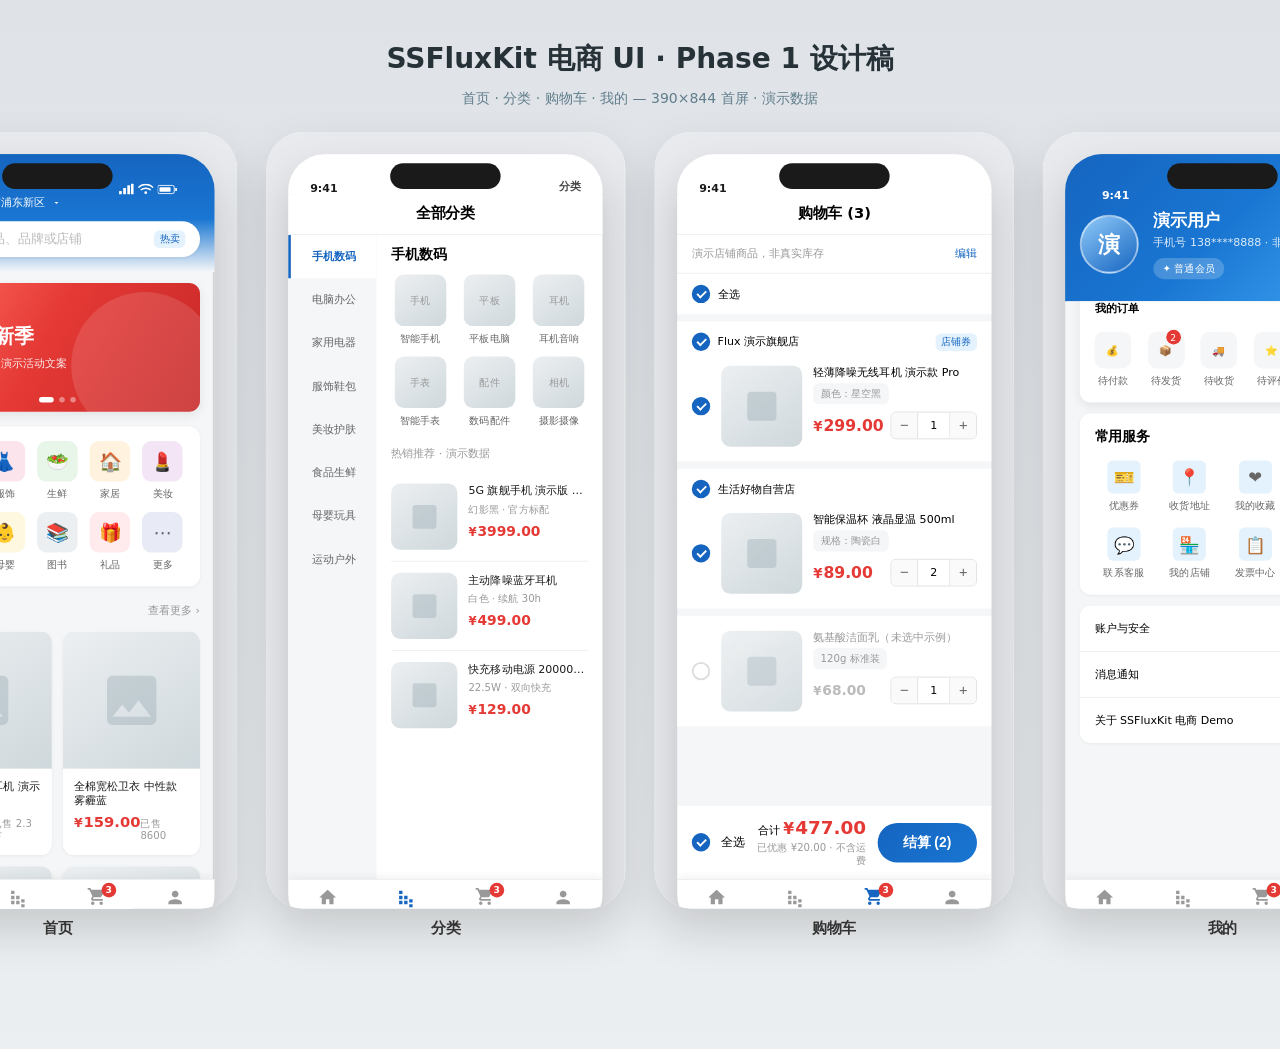
<file: design/docs/preview-overview.html>
<!DOCTYPE html>
<html lang="zh-CN">
  <head>
    <meta charset="UTF-8" />
    <title>SSFluxKit 电商四 Tab 设计总览</title>
    <link rel="stylesheet" href="./phone-shell.css" />
    <style>
      body.overview {
        background: linear-gradient(180deg, #dfe3e8 0%, #eceff1 100%);
        flex-direction: column;
        gap: 24px;
      }
      .overview-title {
        font-size: 28px;
        font-weight: 700;
        color: #263238;
        text-align: center;
      }
      .overview-sub {
        text-align: center;
        color: #607d8b;
        font-size: 14px;
        margin-top: -12px;
      }
      .overview-grid {
        transform: scale(0.92);
        transform-origin: top center;
      }
      iframe {
        border: none;
        width: 390px;
        height: 844px;
        border-radius: 40px;
        box-shadow: 0 24px 48px rgba(0, 0, 0, 0.15);
        background: white;
      }
    </style>
  </head>
  <body class="overview">
    <h1 class="overview-title">SSFluxKit 电商 UI · Phase 1 设计稿</h1>
    <p class="overview-sub">首页 · 分类 · 购物车 · 我的 — 390×844 首屏 · 演示数据</p>
    <div class="overview-grid">
      <div class="overview-col">
        <iframe src="./screens/home.html" title="首页"></iframe>
        <div class="overview-label">首页</div>
      </div>
      <div class="overview-col">
        <iframe src="./screens/category.html" title="分类"></iframe>
        <div class="overview-label">分类</div>
      </div>
      <div class="overview-col">
        <iframe src="./screens/cart.html" title="购物车"></iframe>
        <div class="overview-label">购物车</div>
      </div>
      <div class="overview-col">
        <iframe src="./screens/profile.html" title="我的"></iframe>
        <div class="overview-label">我的</div>
      </div>
    </div>
  </body>
</html>
</file>
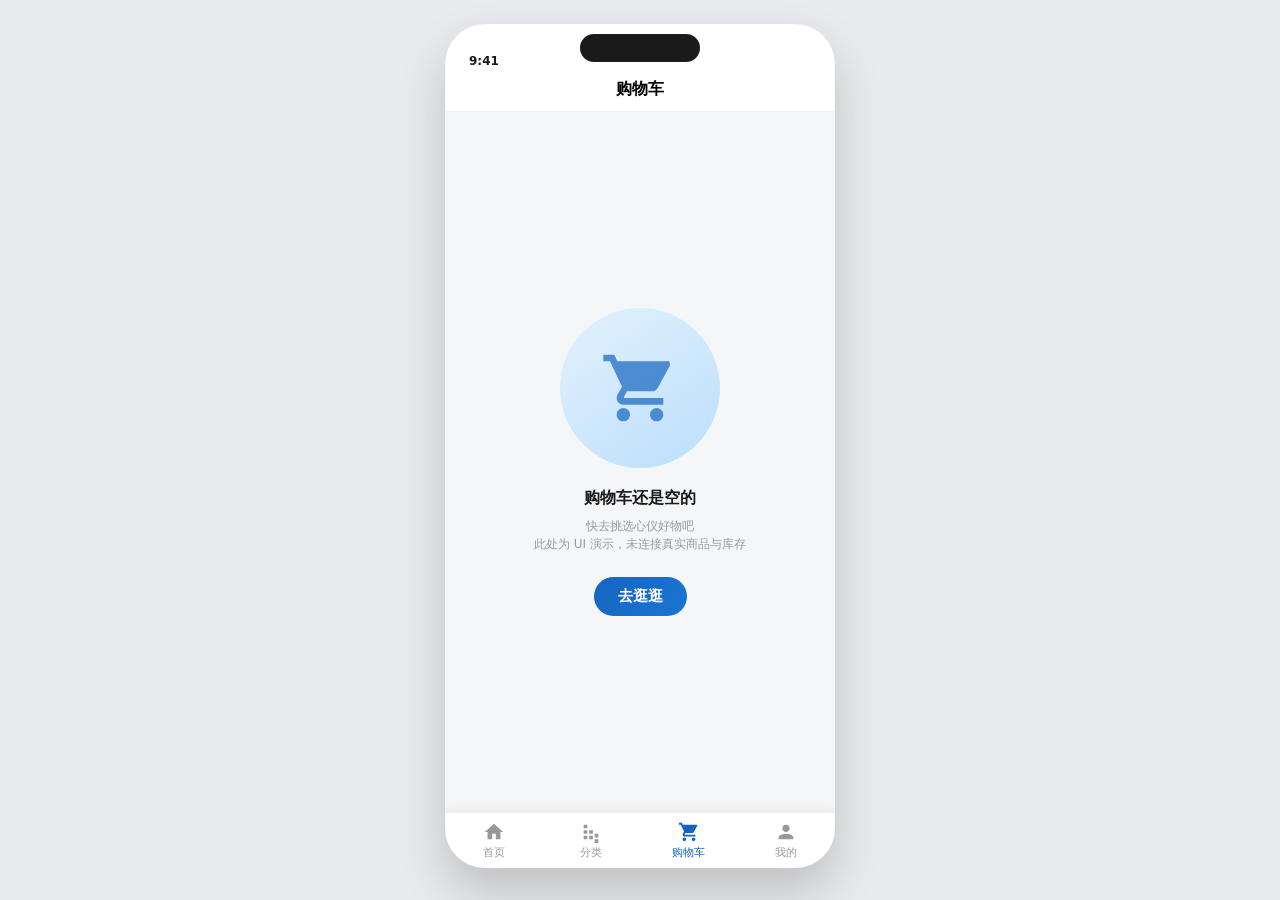
<file: design/docs/screens/cart-empty.html>
<!DOCTYPE html>
<html lang="zh-CN">
  <head>
    <meta charset="UTF-8" />
    <meta name="viewport" content="width=device-width, initial-scale=1" />
    <title>购物车空态 — SSFluxKit 电商 UI 设计稿</title>
    <link rel="stylesheet" href="../phone-shell.css" />
    <style>
      .page-title-bar {
        height: 44px;
        display: flex;
        align-items: center;
        justify-content: center;
        background: var(--ss-color-surface);
        font-size: var(--ss-font-size-lg);
        font-weight: var(--ss-font-weight-semibold);
        border-bottom: 1px solid var(--ss-color-divider);
      }
      .empty-wrap {
        flex: 1;
        display: flex;
        flex-direction: column;
        align-items: center;
        justify-content: center;
        padding: var(--ss-space-8) var(--ss-space-6);
        text-align: center;
        background: var(--ss-color-bg);
      }
      .empty-illus {
        width: 160px;
        height: 160px;
        margin-bottom: var(--ss-space-5);
        background: linear-gradient(145deg, #e3f2fd, #bbdefb);
        border-radius: 50%;
        display: flex;
        align-items: center;
        justify-content: center;
      }
      .empty-illus svg {
        width: 80px;
        height: 80px;
        color: var(--ss-color-primary);
        opacity: 0.7;
      }
      .empty-wrap h3 {
        font-size: var(--ss-font-size-lg);
        margin-bottom: var(--ss-space-2);
        color: var(--ss-color-text-primary);
      }
      .empty-wrap p {
        font-size: var(--ss-font-size-sm);
        color: var(--ss-color-text-tertiary);
        margin-bottom: var(--ss-space-6);
        line-height: var(--ss-line-height-normal);
      }
    </style>
  </head>
  <body>
    <div class="phone" id="screen">
      <div class="status-bar"><span>9:41</span><span></span></div>
      <div class="page-title-bar">购物车</div>
      <div class="screen-body">
        <div class="empty-wrap">
          <div class="empty-illus">
            <svg viewBox="0 0 24 24" fill="currentColor"><path d="M7 18c-1.1 0-2 .9-2 2s.9 2 2 2 2-.9 2-2-.9-2-2-2zM1 2v2h2l3.6 7.59-1.35 2.45c-.16.28-.25.61-.25.96 0 1.1.9 2 2 2h12v-2H7.42c-.14 0-.25-.11-.25-.25l.03-.12.9-1.63h7.45c.75 0 1.41-.41 1.75-1.03l3.58-6.49c.32-.58.1-1.31-.49-1.63A1 1 0 0 0 20 4H5.21l-.94-2H1zm16 16c-1.1 0-2 .9-2 2s.9 2 2 2 2-.9 2-2-.9-2-2-2z"/></svg>
          </div>
          <h3>购物车还是空的</h3>
          <p>快去挑选心仪好物吧<br />此处为 UI 演示，未连接真实商品与库存</p>
          <button type="button" class="btn-primary">去逛逛</button>
        </div>
        <nav class="tab-bar">
          <div class="tab-item"><svg viewBox="0 0 24 24" fill="currentColor"><path d="M10 20v-6h4v6h5v-8h3L12 3 2 12h3v8z"/></svg>首页</div>
          <div class="tab-item"><svg viewBox="0 0 24 24" fill="currentColor"><path d="M4 8h4V4H4v4zm6 12h4v-4h-4v4zm-6 0h4v-4H4v4zm0-6h4v-4H4v4zm6 0h4v-4h-4v4zm6 10h4v-4h-4v4zm0-6h4v-4h-4v4z"/></svg>分类</div>
          <div class="tab-item active"><svg viewBox="0 0 24 24" fill="currentColor"><path d="M7 18c-1.1 0-2 .9-2 2s.9 2 2 2 2-.9 2-2-.9-2-2-2zM1 2v2h2l3.6 7.59-1.35 2.45c-.16.28-.25.61-.25.96 0 1.1.9 2 2 2h12v-2H7.42c-.14 0-.25-.11-.25-.25l.03-.12.9-1.63h7.45c.75 0 1.41-.41 1.75-1.03l3.58-6.49A1 1 0 0 0 20 4H5.21l-.94-2H1zm16 16c-1.1 0-2 .9-2 2s.9 2 2 2 2-.9 2-2-.9-2-2-2z"/></svg>购物车</div>
          <div class="tab-item"><svg viewBox="0 0 24 24" fill="currentColor"><path d="M12 12c2.21 0 4-1.79 4-4s-1.79-4-4-4-4 1.79-4 4 1.79 4 4 4zm0 2c-2.67 0-8 1.34-8 4v2h16v-2c0-2.66-5.33-4-8-4z"/></svg>我的</div>
        </nav>
      </div>
    </div>
  </body>
</html>
</file>
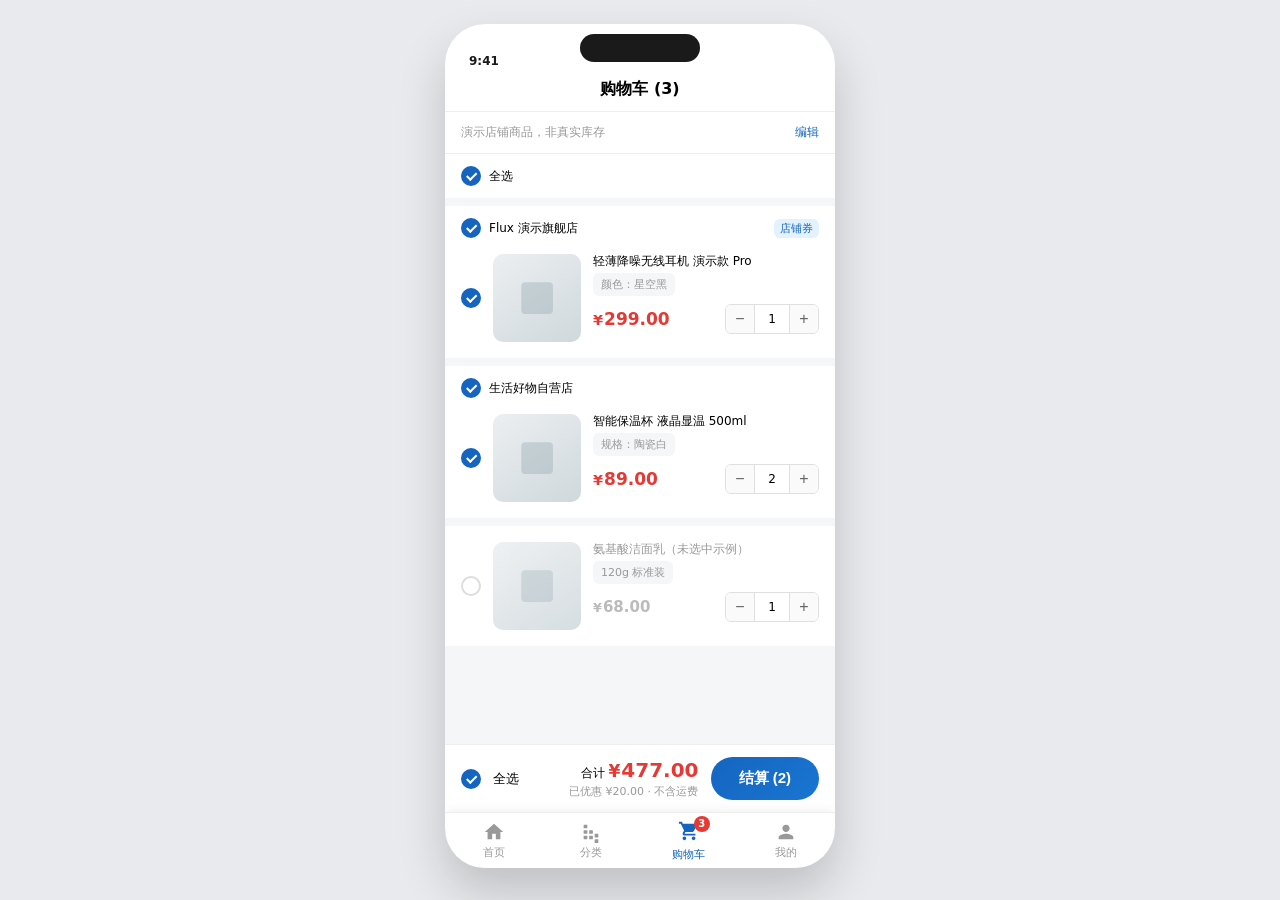
<file: design/docs/screens/cart.html>
<!DOCTYPE html>
<html lang="zh-CN">
  <head>
    <meta charset="UTF-8" />
    <meta name="viewport" content="width=device-width, initial-scale=1" />
    <title>购物车 — SSFluxKit 电商 UI 设计稿</title>
    <link rel="stylesheet" href="../phone-shell.css" />
    <style>
      .cart-toolbar {
        display: flex;
        align-items: center;
        justify-content: space-between;
        padding: var(--ss-space-3) var(--ss-space-4);
        background: var(--ss-color-surface);
        font-size: var(--ss-font-size-sm);
        border-bottom: 1px solid var(--ss-color-divider);
      }
      .cart-toolbar .edit {
        color: var(--ss-color-primary);
      }
      .select-all-row {
        display: flex;
        align-items: center;
        gap: var(--ss-space-2);
        padding: var(--ss-space-3) var(--ss-space-4);
        background: var(--ss-color-surface);
        margin-bottom: var(--ss-space-2);
        font-size: var(--ss-font-size-sm);
      }
      .cart-item {
        display: flex;
        gap: var(--ss-space-3);
        padding: var(--ss-space-4);
        background: var(--ss-color-surface);
        margin-bottom: var(--ss-space-2);
        align-items: flex-start;
      }
      .cart-item .product-thumb {
        width: 88px;
        height: 88px;
        flex-shrink: 0;
      }
      .cart-item .body {
        flex: 1;
        min-width: 0;
      }
      .cart-item .title {
        font-size: var(--ss-font-size-sm);
        line-height: var(--ss-line-height-tight);
        margin-bottom: 4px;
        display: -webkit-box;
        -webkit-line-clamp: 2;
        -webkit-box-orient: vertical;
        overflow: hidden;
      }
      .cart-item .sku {
        font-size: var(--ss-font-size-xs);
        color: var(--ss-color-text-tertiary);
        background: var(--ss-color-bg);
        padding: 4px 8px;
        border-radius: var(--ss-radius-sm);
        display: inline-block;
        margin-bottom: 8px;
      }
      .cart-item .row {
        display: flex;
        justify-content: space-between;
        align-items: center;
      }
      .stepper {
        display: flex;
        align-items: center;
        border: 1px solid var(--ss-color-border);
        border-radius: var(--ss-radius-sm);
        overflow: hidden;
      }
      .stepper button {
        width: 28px;
        height: 28px;
        border: none;
        background: var(--ss-color-surface-muted);
        font-size: 16px;
        color: var(--ss-color-text-secondary);
        cursor: default;
      }
      .stepper span {
        width: 36px;
        text-align: center;
        font-size: var(--ss-font-size-sm);
        border-left: 1px solid var(--ss-color-border);
        border-right: 1px solid var(--ss-color-border);
        line-height: 28px;
      }
      .shop-header {
        display: flex;
        align-items: center;
        gap: var(--ss-space-2);
        padding: var(--ss-space-3) var(--ss-space-4) 0;
        font-size: var(--ss-font-size-sm);
        font-weight: var(--ss-font-weight-medium);
        background: var(--ss-color-surface);
      }
      .checkout-bar {
        display: flex;
        align-items: center;
        gap: var(--ss-space-3);
        padding: var(--ss-space-3) var(--ss-space-4);
        background: var(--ss-color-surface);
        border-top: 1px solid var(--ss-color-divider);
        flex-shrink: 0;
      }
      .checkout-bar .summary {
        flex: 1;
        text-align: right;
        font-size: var(--ss-font-size-sm);
      }
      .checkout-bar .summary strong {
        font-size: var(--ss-font-size-xl);
      }
      .checkout-bar .btn-primary {
        padding: 12px 28px;
      }
      .page-title-bar {
        height: 44px;
        display: flex;
        align-items: center;
        justify-content: center;
        background: var(--ss-color-surface);
        font-size: var(--ss-font-size-lg);
        font-weight: var(--ss-font-weight-semibold);
        border-bottom: 1px solid var(--ss-color-divider);
      }
    </style>
  </head>
  <body>
    <div class="phone" id="screen">
      <div class="status-bar"><span>9:41</span><span></span></div>
      <div class="page-title-bar">购物车 (3)</div>
      <div class="cart-toolbar">
        <span style="color:var(--ss-color-text-tertiary)">演示店铺商品，非真实库存</span>
        <span class="edit">编辑</span>
      </div>
      <div class="screen-body">
        <div class="scroll-content" style="background:var(--ss-color-bg)">
          <div class="select-all-row">
            <div class="checkbox checked"></div>
            <span>全选</span>
          </div>
          <div class="shop-header">
            <div class="checkbox checked"></div>
            <span>Flux 演示旗舰店</span>
            <span class="chip chip-tag" style="margin-left:auto">店铺券</span>
          </div>
          <div class="cart-item">
            <div class="checkbox checked" style="margin-top:34px"></div>
            <div class="product-thumb"><svg viewBox="0 0 24 24" fill="#90a4ae"><path d="M21 19V5c0-1.1-.9-2-2-2H5c-1.1 0-2 .9-2 2v14c0 1.1.9 2 2 2h14c1.1 0 2-.9 2-2z"/></svg></div>
            <div class="body">
              <div class="title">轻薄降噪无线耳机 演示款 Pro</div>
              <span class="sku">颜色：星空黑</span>
              <div class="row">
                <span class="price price-lg" style="font-size:17px">299.00</span>
                <div class="stepper"><button>−</button><span>1</span><button>+</button></div>
              </div>
            </div>
          </div>
          <div class="shop-header" style="padding-top:12px">
            <div class="checkbox checked"></div>
            <span>生活好物自营店</span>
          </div>
          <div class="cart-item">
            <div class="checkbox checked" style="margin-top:34px"></div>
            <div class="product-thumb"><svg viewBox="0 0 24 24" fill="#90a4ae"><path d="M21 19V5c0-1.1-.9-2-2-2H5c-1.1 0-2 .9-2 2v14c0 1.1.9 2 2 2h14c1.1 0 2-.9 2-2z"/></svg></div>
            <div class="body">
              <div class="title">智能保温杯 液晶显温 500ml</div>
              <span class="sku">规格：陶瓷白</span>
              <div class="row">
                <span class="price price-lg" style="font-size:17px">89.00</span>
                <div class="stepper"><button>−</button><span>2</span><button>+</button></div>
              </div>
            </div>
          </div>
          <div class="cart-item">
            <div class="checkbox" style="margin-top:34px;border-color:#ddd"></div>
            <div class="product-thumb" style="opacity:0.85"><svg viewBox="0 0 24 24" fill="#90a4ae"><path d="M21 19V5c0-1.1-.9-2-2-2H5c-1.1 0-2 .9-2 2v14c0 1.1.9 2 2 2h14c1.1 0 2-.9 2-2z"/></svg></div>
            <div class="body">
              <div class="title" style="color:#999">氨基酸洁面乳（未选中示例）</div>
              <span class="sku">120g 标准装</span>
              <div class="row">
                <span class="price" style="font-size:15px;color:#bbb">68.00</span>
                <div class="stepper"><button>−</button><span>1</span><button>+</button></div>
              </div>
            </div>
          </div>
        </div>
        <div class="checkout-bar">
          <div class="checkbox checked"></div>
          <span style="font-size:13px">全选</span>
          <div class="summary">
            合计 <strong class="price" style="font-size:20px">477.00</strong>
            <div style="font-size:11px;color:#999;margin-top:2px">已优惠 ¥20.00 · 不含运费</div>
          </div>
          <button type="button" class="btn-primary">结算 (2)</button>
        </div>
        <nav class="tab-bar">
          <div class="tab-item"><svg viewBox="0 0 24 24" fill="currentColor"><path d="M10 20v-6h4v6h5v-8h3L12 3 2 12h3v8z"/></svg>首页</div>
          <div class="tab-item"><svg viewBox="0 0 24 24" fill="currentColor"><path d="M4 8h4V4H4v4zm6 12h4v-4h-4v4zm-6 0h4v-4H4v4zm0-6h4v-4H4v4zm6 0h4v-4h-4v4zm6 10h4v-4h-4v4zm0-6h4v-4h-4v4z"/></svg>分类</div>
          <div class="tab-item active"><span class="badge-dot"><svg viewBox="0 0 24 24" fill="currentColor"><path d="M7 18c-1.1 0-1.99.9-1.99 2S5.9 22 7 22s2-.9 2-2-.9-2-2-2zM1 2v2h2l3.6 7.59-1.35 2.45c-.16.28-.25.61-.25.96 0 1.1.9 2 2 2h12v-2H7.42c-.14 0-.25-.11-.25-.25l.03-.12.9-1.63h7.45c.75 0 1.41-.41 1.75-1.03l3.58-6.49A1 1 0 0 0 20 4H5.21l-.94-2H1zm16 16c-1.1 0-1.99.9-1.99 2s.89 2 1.99 2 2-.9 2-2-.9-2-2-2z"/></svg></span>购物车</div>
          <div class="tab-item"><svg viewBox="0 0 24 24" fill="currentColor"><path d="M12 12c2.21 0 4-1.79 4-4s-1.79-4-4-4-4 1.79-4 4 1.79 4 4 4zm0 2c-2.67 0-8 1.34-8 4v2h16v-2c0-2.66-5.33-4-8-4z"/></svg>我的</div>
        </nav>
      </div>
    </div>
  </body>
</html>
</file>
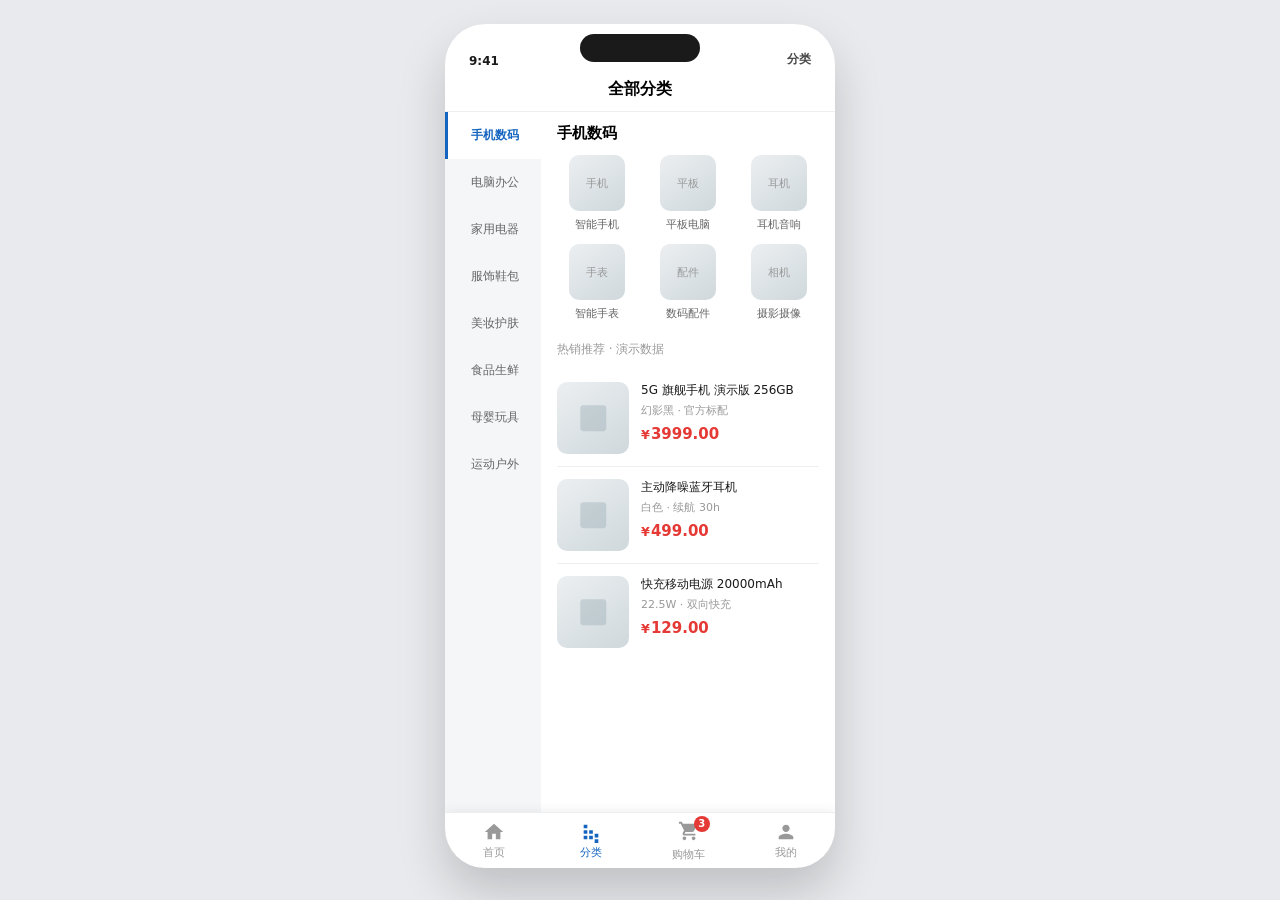
<file: design/docs/screens/category.html>
<!DOCTYPE html>
<html lang="zh-CN">
  <head>
    <meta charset="UTF-8" />
    <meta name="viewport" content="width=device-width, initial-scale=1" />
    <title>分类 — SSFluxKit 电商 UI 设计稿</title>
    <link rel="stylesheet" href="../phone-shell.css" />
    <style>
      .cat-layout {
        display: flex;
        flex: 1;
        min-height: 0;
        background: var(--ss-color-surface);
      }
      .cat-sidebar {
        width: 96px;
        background: var(--ss-color-bg);
        overflow-y: auto;
        flex-shrink: 0;
      }
      .cat-sidebar::-webkit-scrollbar {
        display: none;
      }
      .cat-l1 {
        padding: var(--ss-space-4) var(--ss-space-2);
        font-size: var(--ss-font-size-sm);
        color: var(--ss-color-text-secondary);
        text-align: center;
        border-left: 3px solid transparent;
        line-height: var(--ss-line-height-tight);
      }
      .cat-l1.active {
        background: var(--ss-color-surface);
        color: var(--ss-color-primary);
        font-weight: var(--ss-font-weight-semibold);
        border-left-color: var(--ss-color-primary);
      }
      .cat-main {
        flex: 1;
        overflow-y: auto;
        padding: var(--ss-space-3) var(--ss-space-4);
      }
      .cat-main::-webkit-scrollbar {
        display: none;
      }
      .cat-title {
        font-size: var(--ss-font-size-md);
        font-weight: var(--ss-font-weight-semibold);
        margin-bottom: var(--ss-space-3);
      }
      .cat-l2-grid {
        display: grid;
        grid-template-columns: repeat(3, 1fr);
        gap: var(--ss-space-3);
        margin-bottom: var(--ss-space-5);
      }
      .cat-l2-item {
        display: flex;
        flex-direction: column;
        align-items: center;
        gap: 6px;
        font-size: var(--ss-font-size-xs);
        color: var(--ss-color-text-secondary);
      }
      .cat-l2-item .thumb {
        width: 56px;
        height: 56px;
        border-radius: var(--ss-radius-md);
      }
      .mini-products h4 {
        font-size: var(--ss-font-size-sm);
        color: var(--ss-color-text-tertiary);
        margin-bottom: var(--ss-space-3);
        font-weight: var(--ss-font-weight-medium);
      }
      .mini-row {
        display: flex;
        gap: var(--ss-space-3);
        padding: var(--ss-space-3) 0;
        border-bottom: 1px solid var(--ss-color-divider);
      }
      .mini-row:last-child {
        border-bottom: none;
      }
      .mini-row .product-thumb {
        width: 72px;
        height: 72px;
        flex-shrink: 0;
      }
      .mini-row .detail {
        flex: 1;
        min-width: 0;
      }
      .mini-row .name {
        font-size: var(--ss-font-size-sm);
        color: var(--ss-color-text-primary);
        margin-bottom: 4px;
        white-space: nowrap;
        overflow: hidden;
        text-overflow: ellipsis;
      }
      .mini-row .sub {
        font-size: var(--ss-font-size-xs);
        color: var(--ss-color-text-tertiary);
        margin-bottom: 6px;
      }
      .page-title-bar {
        height: 44px;
        display: flex;
        align-items: center;
        justify-content: center;
        background: var(--ss-color-surface);
        font-size: var(--ss-font-size-lg);
        font-weight: var(--ss-font-weight-semibold);
        border-bottom: 1px solid var(--ss-color-divider);
        flex-shrink: 0;
      }
    </style>
  </head>
  <body>
    <div class="phone" id="screen">
      <div class="status-bar">
        <span>9:41</span>
        <span style="opacity:0.8">分类</span>
      </div>
      <div class="page-title-bar">全部分类</div>
      <div class="screen-body">
        <div class="cat-layout">
          <aside class="cat-sidebar">
            <div class="cat-l1 active">手机数码</div>
            <div class="cat-l1">电脑办公</div>
            <div class="cat-l1">家用电器</div>
            <div class="cat-l1">服饰鞋包</div>
            <div class="cat-l1">美妆护肤</div>
            <div class="cat-l1">食品生鲜</div>
            <div class="cat-l1">母婴玩具</div>
            <div class="cat-l1">运动户外</div>
          </aside>
          <div class="cat-main">
            <div class="cat-title">手机数码</div>
            <div class="cat-l2-grid">
              <div class="cat-l2-item"><div class="product-thumb thumb">手机</div>智能手机</div>
              <div class="cat-l2-item"><div class="product-thumb thumb">平板</div>平板电脑</div>
              <div class="cat-l2-item"><div class="product-thumb thumb">耳机</div>耳机音响</div>
              <div class="cat-l2-item"><div class="product-thumb thumb">手表</div>智能手表</div>
              <div class="cat-l2-item"><div class="product-thumb thumb">配件</div>数码配件</div>
              <div class="cat-l2-item"><div class="product-thumb thumb">相机</div>摄影摄像</div>
            </div>
            <div class="mini-products">
              <h4>热销推荐 · 演示数据</h4>
              <div class="mini-row">
                <div class="product-thumb"><svg viewBox="0 0 24 24" fill="#90a4ae"><path d="M21 19V5c0-1.1-.9-2-2-2H5c-1.1 0-2 .9-2 2v14c0 1.1.9 2 2 2h14c1.1 0 2-.9 2-2z"/></svg></div>
                <div class="detail">
                  <div class="name">5G 旗舰手机 演示版 256GB</div>
                  <div class="sub">幻影黑 · 官方标配</div>
                  <span class="price" style="font-size:15px">3999.00</span>
                </div>
              </div>
              <div class="mini-row">
                <div class="product-thumb"><svg viewBox="0 0 24 24" fill="#90a4ae"><path d="M21 19V5c0-1.1-.9-2-2-2H5c-1.1 0-2 .9-2 2v14c0 1.1.9 2 2 2h14c1.1 0 2-.9 2-2z"/></svg></div>
                <div class="detail">
                  <div class="name">主动降噪蓝牙耳机</div>
                  <div class="sub">白色 · 续航 30h</div>
                  <span class="price" style="font-size:15px">499.00</span>
                </div>
              </div>
              <div class="mini-row">
                <div class="product-thumb"><svg viewBox="0 0 24 24" fill="#90a4ae"><path d="M21 19V5c0-1.1-.9-2-2-2H5c-1.1 0-2 .9-2 2v14c0 1.1.9 2 2 2h14c1.1 0 2-.9 2-2z"/></svg></div>
                <div class="detail">
                  <div class="name">快充移动电源 20000mAh</div>
                  <div class="sub">22.5W · 双向快充</div>
                  <span class="price" style="font-size:15px">129.00</span>
                </div>
              </div>
            </div>
          </div>
        </div>
        <nav class="tab-bar">
          <div class="tab-item"><svg viewBox="0 0 24 24" fill="currentColor"><path d="M10 20v-6h4v6h5v-8h3L12 3 2 12h3v8z"/></svg>首页</div>
          <div class="tab-item active"><svg viewBox="0 0 24 24" fill="currentColor"><path d="M4 8h4V4H4v4zm6 12h4v-4h-4v4zm-6 0h4v-4H4v4zm0-6h4v-4H4v4zm6 0h4v-4h-4v4zm6 10h4v-4h-4v4zm0-6h4v-4h-4v4z"/></svg>分类</div>
          <div class="tab-item"><span class="badge-dot"><svg viewBox="0 0 24 24" fill="currentColor"><path d="M7 18c-1.1 0-1.99.9-1.99 2S5.9 22 7 22s2-.9 2-2-.9-2-2-2zM1 2v2h2l3.6 7.59-1.35 2.45c-.16.28-.25.61-.25.96 0 1.1.9 2 2 2h12v-2H7.42c-.14 0-.25-.11-.25-.25l.03-.12.9-1.63h7.45c.75 0 1.41-.41 1.75-1.03l3.58-6.49A1 1 0 0 0 20 4H5.21l-.94-2H1zm16 16c-1.1 0-1.99.9-1.99 2s.89 2 1.99 2 2-.9 2-2-.9-2-2-2z"/></svg></span>购物车</div>
          <div class="tab-item"><svg viewBox="0 0 24 24" fill="currentColor"><path d="M12 12c2.21 0 4-1.79 4-4s-1.79-4-4-4-4 1.79-4 4 1.79 4 4 4zm0 2c-2.67 0-8 1.34-8 4v2h16v-2c0-2.66-5.33-4-8-4z"/></svg>我的</div>
        </nav>
      </div>
    </div>
  </body>
</html>
</file>
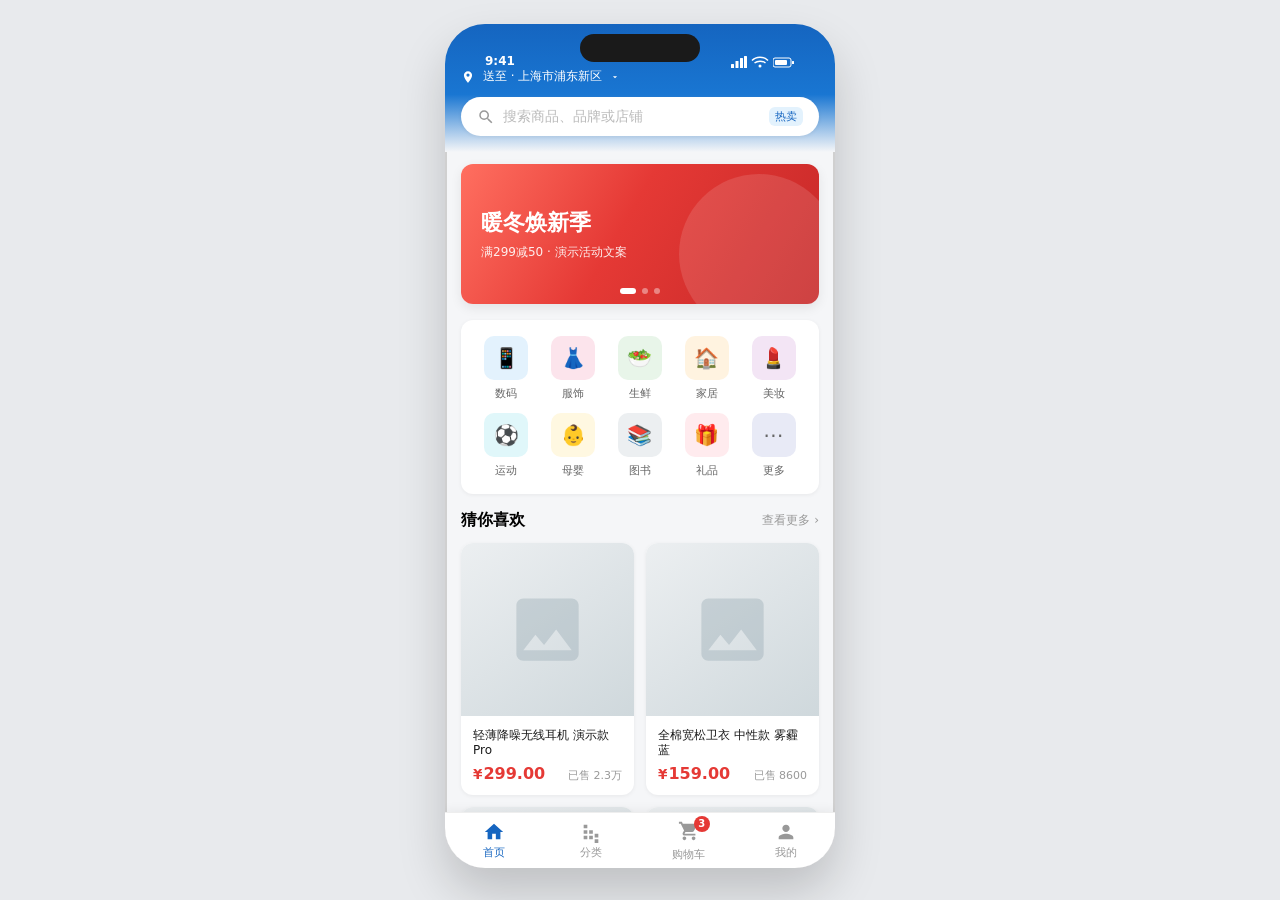
<file: design/docs/screens/home.html>
<!DOCTYPE html>
<html lang="zh-CN">
  <head>
    <meta charset="UTF-8" />
    <meta name="viewport" content="width=device-width, initial-scale=1" />
    <title>首页 — SSFluxKit 电商 UI 设计稿</title>
    <link rel="stylesheet" href="../phone-shell.css" />
    <style>
      .home-header {
        background: linear-gradient(180deg, #1565c0 0%, #1976d2 55%, #f5f6f8 100%);
        padding: 0 var(--ss-space-4) var(--ss-space-4);
      }
      .home-header .status-bar {
        background: transparent;
        color: white;
      }
      .location-row {
        display: flex;
        align-items: center;
        gap: var(--ss-space-2);
        color: white;
        font-size: var(--ss-font-size-sm);
        margin-bottom: var(--ss-space-3);
      }
      .search-box {
        display: flex;
        align-items: center;
        gap: var(--ss-space-2);
        background: white;
        border-radius: var(--ss-radius-pill);
        padding: 10px var(--ss-space-4);
        box-shadow: var(--ss-shadow-sm);
      }
      .search-box input {
        border: none;
        flex: 1;
        font-size: var(--ss-font-size-base);
        outline: none;
        font-family: inherit;
        color: var(--ss-color-text-tertiary);
      }
      .banner {
        margin: var(--ss-space-3) var(--ss-space-4) 0;
        height: 140px;
        border-radius: var(--ss-radius-lg);
        background: linear-gradient(120deg, #ff6f60 0%, #e53935 45%, #c62828 100%);
        position: relative;
        overflow: hidden;
        box-shadow: var(--ss-shadow-md);
      }
      .banner::after {
        content: "";
        position: absolute;
        right: -20px;
        bottom: -30px;
        width: 160px;
        height: 160px;
        border-radius: 50%;
        background: rgba(255, 255, 255, 0.12);
      }
      .banner-text {
        position: absolute;
        left: var(--ss-space-5);
        top: 50%;
        transform: translateY(-50%);
        color: white;
      }
      .banner-text h2 {
        font-size: 22px;
        font-weight: var(--ss-font-weight-bold);
        margin-bottom: 6px;
      }
      .banner-text p {
        font-size: var(--ss-font-size-sm);
        opacity: 0.9;
      }
      .banner-dots {
        position: absolute;
        bottom: 10px;
        left: 50%;
        transform: translateX(-50%);
        display: flex;
        gap: 6px;
      }
      .banner-dots span {
        width: 6px;
        height: 6px;
        border-radius: 50%;
        background: rgba(255, 255, 255, 0.4);
      }
      .banner-dots span.active {
        width: 16px;
        border-radius: 3px;
        background: white;
      }
      .quick-nav {
        margin: var(--ss-space-4);
        padding: var(--ss-space-4);
        background: var(--ss-color-surface);
        border-radius: var(--ss-radius-lg);
        box-shadow: var(--ss-shadow-sm);
        display: grid;
        grid-template-columns: repeat(5, 1fr);
        gap: var(--ss-space-3) var(--ss-space-2);
      }
      .quick-item {
        display: flex;
        flex-direction: column;
        align-items: center;
        gap: 6px;
        font-size: var(--ss-font-size-xs);
        color: var(--ss-color-text-secondary);
      }
      .quick-icon {
        width: 44px;
        height: 44px;
        border-radius: var(--ss-radius-md);
        display: flex;
        align-items: center;
        justify-content: center;
        font-size: 20px;
      }
      .section-head {
        display: flex;
        justify-content: space-between;
        align-items: center;
        padding: 0 var(--ss-space-4);
        margin-bottom: var(--ss-space-3);
      }
      .section-head h3 {
        font-size: var(--ss-font-size-lg);
        font-weight: var(--ss-font-weight-semibold);
      }
      .section-head a {
        font-size: var(--ss-font-size-sm);
        color: var(--ss-color-text-tertiary);
        text-decoration: none;
      }
      .product-grid {
        display: grid;
        grid-template-columns: 1fr 1fr;
        gap: var(--ss-space-3);
        padding: 0 var(--ss-space-4) var(--ss-space-4);
      }
      .product-card {
        background: var(--ss-color-surface);
        border-radius: var(--ss-radius-lg);
        overflow: hidden;
        box-shadow: var(--ss-shadow-sm);
      }
      .product-card .product-thumb {
        width: 100%;
        aspect-ratio: 1;
        border-radius: 0;
      }
      .product-card .info {
        padding: var(--ss-space-3);
      }
      .product-card .title {
        font-size: var(--ss-font-size-sm);
        color: var(--ss-color-text-primary);
        line-height: var(--ss-line-height-tight);
        height: 2.5em;
        overflow: hidden;
        display: -webkit-box;
        -webkit-line-clamp: 2;
        -webkit-box-orient: vertical;
        margin-bottom: 6px;
      }
      .product-card .meta {
        display: flex;
        align-items: baseline;
        justify-content: space-between;
      }
      .product-card .sold {
        font-size: var(--ss-font-size-xs);
        color: var(--ss-color-text-tertiary);
      }
    </style>
  </head>
  <body>
    <div class="phone" id="screen">
      <div class="home-header">
        <div class="status-bar dark">
          <span>9:41</span>
          <span style="display: flex; gap: 4px; align-items: center">
            <svg width="16" height="12" viewBox="0 0 16 12" fill="currentColor"><rect x="0" y="8" width="3" height="4" rx="0.5"/><rect x="4.5" y="5" width="3" height="7" rx="0.5"/><rect x="9" y="2" width="3" height="10" rx="0.5"/><rect x="13" y="0" width="3" height="12" rx="0.5"/></svg>
            <svg width="18" height="12" viewBox="0 0 18 12" fill="currentColor"><path d="M1 4.5C5 0 13 0 17 4.5" stroke="currentColor" fill="none" stroke-width="1.5"/><path d="M3.5 7c3-2.5 8-2.5 11 0" stroke="currentColor" fill="none" stroke-width="1.5"/><circle cx="9" cy="10" r="1.5"/></svg>
            <svg width="22" height="11" viewBox="0 0 22 11" fill="currentColor"><rect x="0" y="1" width="18" height="9" rx="2" stroke="currentColor" fill="none" stroke-width="1"/><rect x="2" y="3" width="12" height="5" rx="1" fill="currentColor"/><rect x="19" y="4" width="2" height="3" rx="0.5"/></svg>
          </span>
        </div>
        <div class="location-row">
          <svg width="14" height="14" viewBox="0 0 24 24" fill="currentColor"><path d="M12 2C8.13 2 5 5.13 5 9c0 5.25 7 13 7 13s7-7.75 7-13c0-3.87-3.13-7-7-7zm0 9.5A2.5 2.5 0 1 1 12 6a2.5 2.5 0 0 1 0 5.5z"/></svg>
          <span>送至 · 上海市浦东新区</span>
          <svg width="10" height="10" viewBox="0 0 24 24" fill="currentColor"><path d="M7 10l5 5 5-5z"/></svg>
        </div>
        <div class="search-box">
          <svg width="18" height="18" viewBox="0 0 24 24" fill="#999"><path d="M15.5 14h-.79l-.28-.27A6.471 6.471 0 0 0 16 9.5 6.5 6.5 0 1 0 9.5 16c1.61 0 3.09-.59 4.23-1.57l.27.28v.79l5 4.99L20.49 19l-4.99-5zm-6 0C7.01 14 5 11.99 5 9.5S7.01 5 9.5 5 14 7.01 14 9.5 11.99 14 9.5 14z"/></svg>
          <span style="flex:1;color:#bbb;font-size:14px">搜索商品、品牌或店铺</span>
          <span class="chip chip-tag">热卖</span>
        </div>
      </div>
      <div class="screen-body">
        <div class="scroll-content">
          <div class="banner">
            <div class="banner-text">
              <h2>暖冬焕新季</h2>
              <p>满299减50 · 演示活动文案</p>
            </div>
            <div class="banner-dots">
              <span class="active"></span><span></span><span></span>
            </div>
          </div>
          <div class="quick-nav">
            <div class="quick-item"><div class="quick-icon" style="background:#e3f2fd">📱</div>数码</div>
            <div class="quick-item"><div class="quick-icon" style="background:#fce4ec">👗</div>服饰</div>
            <div class="quick-item"><div class="quick-icon" style="background:#e8f5e9">🥗</div>生鲜</div>
            <div class="quick-item"><div class="quick-icon" style="background:#fff3e0">🏠</div>家居</div>
            <div class="quick-item"><div class="quick-icon" style="background:#f3e5f5">💄</div>美妆</div>
            <div class="quick-item"><div class="quick-icon" style="background:#e0f7fa">⚽</div>运动</div>
            <div class="quick-item"><div class="quick-icon" style="background:#fff8e1">👶</div>母婴</div>
            <div class="quick-item"><div class="quick-icon" style="background:#eceff1">📚</div>图书</div>
            <div class="quick-item"><div class="quick-icon" style="background:#ffebee">🎁</div>礼品</div>
            <div class="quick-item"><div class="quick-icon" style="background:#e8eaf6">⋯</div>更多</div>
          </div>
          <div class="section-head">
            <h3>猜你喜欢</h3>
            <a href="#">查看更多 ›</a>
          </div>
          <div class="product-grid">
            <div class="product-card">
              <div class="product-thumb"><svg viewBox="0 0 24 24" fill="#90a4ae"><path d="M21 19V5c0-1.1-.9-2-2-2H5c-1.1 0-2 .9-2 2v14c0 1.1.9 2 2 2h14c1.1 0 2-.9 2-2zM8.5 13.5l2.5 3.01L14.5 12l4.5 6H5l3.5-4.5z"/></svg></div>
              <div class="info">
                <div class="title">轻薄降噪无线耳机 演示款 Pro</div>
                <div class="meta"><span class="price">299.00</span><span class="sold">已售 2.3万</span></div>
              </div>
            </div>
            <div class="product-card">
              <div class="product-thumb"><svg viewBox="0 0 24 24" fill="#90a4ae"><path d="M21 19V5c0-1.1-.9-2-2-2H5c-1.1 0-2 .9-2 2v14c0 1.1.9 2 2 2h14c1.1 0 2-.9 2-2zM8.5 13.5l2.5 3.01L14.5 12l4.5 6H5l3.5-4.5z"/></svg></div>
              <div class="info">
                <div class="title">全棉宽松卫衣 中性款 雾霾蓝</div>
                <div class="meta"><span class="price">159.00</span><span class="sold">已售 8600</span></div>
              </div>
            </div>
            <div class="product-card">
              <div class="product-thumb"><svg viewBox="0 0 24 24" fill="#90a4ae"><path d="M21 19V5c0-1.1-.9-2-2-2H5c-1.1 0-2 .9-2 2v14c0 1.1.9 2 2 2h14c1.1 0 2-.9 2-2zM8.5 13.5l2.5 3.01L14.5 12l4.5 6H5l3.5-4.5z"/></svg></div>
              <div class="info">
                <div class="title">智能保温杯 液晶显温 500ml</div>
                <div class="meta"><span class="price price-lg" style="font-size:15px">89.00</span><span class="sold">已售 1.1万</span></div>
              </div>
            </div>
            <div class="product-card">
              <div class="product-thumb"><svg viewBox="0 0 24 24" fill="#90a4ae"><path d="M21 19V5c0-1.1-.9-2-2-2H5c-1.1 0-2 .9-2 2v14c0 1.1.9 2 2 2h14c1.1 0 2-.9 2-2zM8.5 13.5l2.5 3.01L14.5 12l4.5 6H5l3.5-4.5z"/></svg></div>
              <div class="info">
                <div class="title">氨基酸洁面乳 温和保湿 120g</div>
                <div class="meta"><span class="price">68.00</span><span class="sold">已售 5.6万</span></div>
              </div>
            </div>
          </div>
        </div>
        <nav class="tab-bar" aria-label="底部导航">
          <div class="tab-item active"><svg viewBox="0 0 24 24" fill="currentColor"><path d="M10 20v-6h4v6h5v-8h3L12 3 2 12h3v8z"/></svg>首页</div>
          <div class="tab-item"><svg viewBox="0 0 24 24" fill="currentColor"><path d="M4 8h4V4H4v4zm6 12h4v-4h-4v4zm-6 0h4v-4H4v4zm0-6h4v-4H4v4zm6 0h4v-4h-4v4zm6 10h4v-4h-4v4zm0-6h4v-4h-4v4z"/></svg>分类</div>
          <div class="tab-item"><span class="badge-dot"><svg viewBox="0 0 24 24" fill="currentColor"><path d="M7 18c-1.1 0-1.99.9-1.99 2S5.9 22 7 22s2-.9 2-2-.9-2-2-2zM1 2v2h2l3.6 7.59-1.35 2.45c-.16.28-.25.61-.25.96 0 1.1.9 2 2 2h12v-2H7.42c-.14 0-.25-.11-.25-.25l.03-.12.9-1.63h7.45c.75 0 1.41-.41 1.75-1.03l3.58-6.49A1 1 0 0 0 20 4H5.21l-.94-2H1zm16 16c-1.1 0-1.99.9-1.99 2s.89 2 1.99 2 2-.9 2-2-.9-2-2-2z"/></svg></span>购物车</div>
          <div class="tab-item"><svg viewBox="0 0 24 24" fill="currentColor"><path d="M12 12c2.21 0 4-1.79 4-4s-1.79-4-4-4-4 1.79-4 4 1.79 4 4 4zm0 2c-2.67 0-8 1.34-8 4v2h16v-2c0-2.66-5.33-4-8-4z"/></svg>我的</div>
        </nav>
      </div>
    </div>
  </body>
</html>
</file>
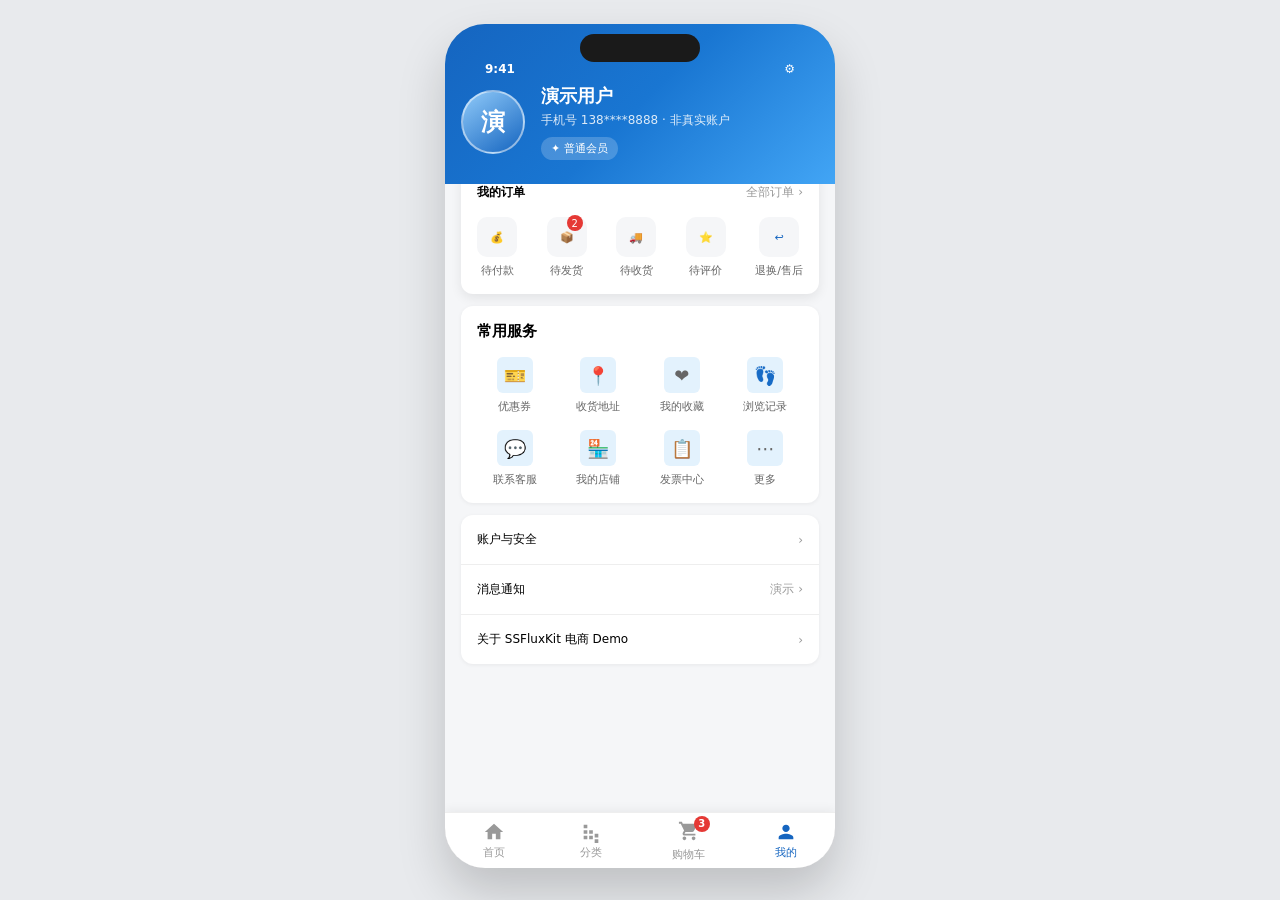
<file: design/docs/screens/profile.html>
<!DOCTYPE html>
<html lang="zh-CN">
  <head>
    <meta charset="UTF-8" />
    <meta name="viewport" content="width=device-width, initial-scale=1" />
    <title>我的 — SSFluxKit 电商 UI 设计稿</title>
    <link rel="stylesheet" href="../phone-shell.css" />
    <style>
      .profile-header {
        background: linear-gradient(135deg, #1565c0 0%, #1976d2 50%, #42a5f5 100%);
        padding: var(--ss-space-2) var(--ss-space-4) var(--ss-space-6);
        color: white;
      }
      .profile-header .status-bar {
        background: transparent;
        color: white;
      }
      .user-row {
        display: flex;
        align-items: center;
        gap: var(--ss-space-4);
        margin-top: var(--ss-space-2);
      }
      .avatar {
        width: 64px;
        height: 64px;
        border-radius: 50%;
        border: 2px solid rgba(255, 255, 255, 0.5);
        background: linear-gradient(145deg, #90caf9, #1565c0);
        display: flex;
        align-items: center;
        justify-content: center;
        font-size: 24px;
        font-weight: var(--ss-font-weight-bold);
      }
      .user-meta h2 {
        font-size: var(--ss-font-size-xl);
        font-weight: var(--ss-font-weight-semibold);
        margin-bottom: 4px;
      }
      .user-meta p {
        font-size: var(--ss-font-size-sm);
        opacity: 0.85;
      }
      .member-badge {
        display: inline-flex;
        align-items: center;
        gap: 4px;
        margin-top: 8px;
        padding: 4px 10px;
        background: rgba(255, 255, 255, 0.2);
        border-radius: var(--ss-radius-pill);
        font-size: var(--ss-font-size-xs);
      }
      .order-card {
        margin: calc(-1 * var(--ss-space-4)) var(--ss-space-4) var(--ss-space-3);
        background: var(--ss-color-surface);
        border-radius: var(--ss-radius-lg);
        box-shadow: var(--ss-shadow-md);
        padding: var(--ss-space-4);
      }
      .order-card .head {
        display: flex;
        justify-content: space-between;
        font-size: var(--ss-font-size-sm);
        margin-bottom: var(--ss-space-4);
      }
      .order-card .head a {
        color: var(--ss-color-text-tertiary);
        text-decoration: none;
      }
      .order-status {
        display: flex;
        justify-content: space-between;
      }
      .order-status .item {
        display: flex;
        flex-direction: column;
        align-items: center;
        gap: 6px;
        font-size: var(--ss-font-size-xs);
        color: var(--ss-color-text-secondary);
        position: relative;
      }
      .order-status .icon-wrap {
        width: 40px;
        height: 40px;
        border-radius: var(--ss-radius-md);
        background: var(--ss-color-bg);
        display: flex;
        align-items: center;
        justify-content: center;
        color: var(--ss-color-primary);
      }
      .order-status .dot {
        position: absolute;
        top: -2px;
        right: 4px;
        width: 16px;
        height: 16px;
        background: var(--ss-color-price);
        color: white;
        font-size: 10px;
        border-radius: 50%;
        display: flex;
        align-items: center;
        justify-content: center;
      }
      .service-grid {
        margin: 0 var(--ss-space-4);
        background: var(--ss-color-surface);
        border-radius: var(--ss-radius-lg);
        padding: var(--ss-space-4);
        box-shadow: var(--ss-shadow-sm);
      }
      .service-grid h3 {
        font-size: var(--ss-font-size-md);
        font-weight: var(--ss-font-weight-semibold);
        margin-bottom: var(--ss-space-4);
      }
      .services {
        display: grid;
        grid-template-columns: repeat(4, 1fr);
        gap: var(--ss-space-4) var(--ss-space-2);
      }
      .services .svc {
        display: flex;
        flex-direction: column;
        align-items: center;
        gap: 6px;
        font-size: var(--ss-font-size-xs);
        color: var(--ss-color-text-secondary);
      }
      .services .svc .ico {
        width: 36px;
        height: 36px;
        border-radius: var(--ss-radius-sm);
        background: var(--ss-color-primary-light);
        display: flex;
        align-items: center;
        justify-content: center;
        font-size: 18px;
      }
      .list-card {
        margin: var(--ss-space-3) var(--ss-space-4);
        background: var(--ss-color-surface);
        border-radius: var(--ss-radius-lg);
        overflow: hidden;
        box-shadow: var(--ss-shadow-sm);
      }
      .list-card .row {
        display: flex;
        align-items: center;
        justify-content: space-between;
        padding: var(--ss-space-4);
        font-size: var(--ss-font-size-sm);
        border-bottom: 1px solid var(--ss-color-divider);
      }
      .list-card .row:last-child {
        border-bottom: none;
      }
      .list-card .row span:last-child {
        color: var(--ss-color-text-tertiary);
      }
    </style>
  </head>
  <body>
    <div class="phone" id="screen">
      <div class="profile-header">
        <div class="status-bar dark">
          <span>9:41</span>
          <span>⚙</span>
        </div>
        <div class="user-row">
          <div class="avatar">演</div>
          <div class="user-meta">
            <h2>演示用户</h2>
            <p>手机号 138****8888 · 非真实账户</p>
            <div class="member-badge">✦ 普通会员</div>
          </div>
        </div>
      </div>
      <div class="screen-body">
        <div class="scroll-content" style="background:var(--ss-color-bg)">
          <div class="order-card">
            <div class="head">
              <strong>我的订单</strong>
              <a href="#">全部订单 ›</a>
            </div>
            <div class="order-status">
              <div class="item"><div class="icon-wrap">💰</div>待付款</div>
              <div class="item"><div class="icon-wrap"><span class="dot">2</span>📦</div>待发货</div>
              <div class="item"><div class="icon-wrap">🚚</div>待收货</div>
              <div class="item"><div class="icon-wrap">⭐</div>待评价</div>
              <div class="item"><div class="icon-wrap">↩</div>退换/售后</div>
            </div>
          </div>
          <div class="service-grid">
            <h3>常用服务</h3>
            <div class="services">
              <div class="svc"><div class="ico">🎫</div>优惠券</div>
              <div class="svc"><div class="ico">📍</div>收货地址</div>
              <div class="svc"><div class="ico">❤</div>我的收藏</div>
              <div class="svc"><div class="ico">👣</div>浏览记录</div>
              <div class="svc"><div class="ico">💬</div>联系客服</div>
              <div class="svc"><div class="ico">🏪</div>我的店铺</div>
              <div class="svc"><div class="ico">📋</div>发票中心</div>
              <div class="svc"><div class="ico">⋯</div>更多</div>
            </div>
          </div>
          <div class="list-card">
            <div class="row"><span>账户与安全</span><span>›</span></div>
            <div class="row"><span>消息通知</span><span>演示 ›</span></div>
            <div class="row"><span>关于 SSFluxKit 电商 Demo</span><span>›</span></div>
          </div>
        </div>
        <nav class="tab-bar">
          <div class="tab-item"><svg viewBox="0 0 24 24" fill="currentColor"><path d="M10 20v-6h4v6h5v-8h3L12 3 2 12h3v8z"/></svg>首页</div>
          <div class="tab-item"><svg viewBox="0 0 24 24" fill="currentColor"><path d="M4 8h4V4H4v4zm6 12h4v-4h-4v4zm-6 0h4v-4H4v4zm0-6h4v-4H4v4zm6 0h4v-4h-4v4zm6 10h4v-4h-4v4zm0-6h4v-4h-4v4z"/></svg>分类</div>
          <div class="tab-item"><span class="badge-dot"><svg viewBox="0 0 24 24" fill="currentColor"><path d="M7 18c-1.1 0-1.99.9-1.99 2S5.9 22 7 22s2-.9 2-2-.9-2-2-2zM1 2v2h2l3.6 7.59-1.35 2.45c-.16.28-.25.61-.25.96 0 1.1.9 2 2 2h12v-2H7.42c-.14 0-.25-.11-.25-.25l.03-.12.9-1.63h7.45c.75 0 1.41-.41 1.75-1.03l3.58-6.49A1 1 0 0 0 20 4H5.21l-.94-2H1zm16 16c-1.1 0-1.99.9-1.99 2s.89 2 1.99 2 2-.9 2-2-.9-2-2-2z"/></svg></span>购物车</div>
          <div class="tab-item active"><svg viewBox="0 0 24 24" fill="currentColor"><path d="M12 12c2.21 0 4-1.79 4-4s-1.79-4-4-4-4 1.79-4 4 1.79 4 4 4zm0 2c-2.67 0-8 1.34-8 4v2h16v-2c0-2.66-5.33-4-8-4z"/></svg>我的</div>
        </nav>
      </div>
    </div>
  </body>
</html>
</file>
<file: design/docs/phone-shell.css>
@import url("./tokens.css");

*,
*::before,
*::after {
  box-sizing: border-box;
  margin: 0;
  padding: 0;
}

html {
  font-family: var(--ss-font-family);
  -webkit-font-smoothing: antialiased;
}

body {
  background: #e8eaed;
  min-height: 100vh;
  display: flex;
  align-items: flex-start;
  justify-content: center;
  padding: 24px;
}

body.overview {
  padding: 40px;
  align-items: center;
}

.phone {
  width: var(--ss-phone-width);
  height: var(--ss-phone-height);
  background: var(--ss-color-bg);
  border-radius: 40px;
  box-shadow: 0 24px 48px rgba(0, 0, 0, 0.18), inset 0 0 0 2px #d0d0d0;
  overflow: hidden;
  position: relative;
  display: flex;
  flex-direction: column;
}

.phone::before {
  content: "";
  position: absolute;
  top: 10px;
  left: 50%;
  transform: translateX(-50%);
  width: 120px;
  height: 28px;
  background: #1a1a1a;
  border-radius: 20px;
  z-index: 100;
}

.status-bar {
  height: var(--ss-safe-top);
  padding: 8px 24px 0;
  display: flex;
  align-items: flex-end;
  justify-content: space-between;
  font-size: var(--ss-font-size-sm);
  font-weight: var(--ss-font-weight-semibold);
  color: var(--ss-color-text-primary);
  flex-shrink: 0;
  background: var(--ss-color-surface);
}

.status-bar.dark {
  background: linear-gradient(135deg, var(--ss-color-primary) 0%, #1976d2 100%);
  color: var(--ss-color-text-inverse);
}

.screen-body {
  flex: 1;
  overflow: hidden;
  display: flex;
  flex-direction: column;
  min-height: 0;
}

.scroll-content {
  flex: 1;
  overflow-y: auto;
  padding-bottom: var(--ss-space-2);
}

.scroll-content::-webkit-scrollbar {
  display: none;
}

.tab-bar {
  height: var(--ss-tab-bar-height);
  background: var(--ss-color-surface);
  border-top: 1px solid var(--ss-color-divider);
  box-shadow: var(--ss-shadow-tab);
  display: flex;
  align-items: stretch;
  flex-shrink: 0;
  padding-bottom: env(safe-area-inset-bottom, 0);
}

.tab-item {
  flex: 1;
  display: flex;
  flex-direction: column;
  align-items: center;
  justify-content: center;
  gap: 2px;
  font-size: var(--ss-font-size-xs);
  color: var(--ss-color-text-tertiary);
  text-decoration: none;
  cursor: default;
}

.tab-item.active {
  color: var(--ss-color-primary);
  font-weight: var(--ss-font-weight-medium);
}

.tab-item svg {
  width: 22px;
  height: 22px;
}

.tab-item .badge-dot {
  position: relative;
}

.tab-item .badge-dot::after {
  content: "3";
  position: absolute;
  top: -4px;
  right: -10px;
  min-width: 16px;
  height: 16px;
  padding: 0 4px;
  background: var(--ss-color-price);
  color: white;
  font-size: 10px;
  font-weight: var(--ss-font-weight-bold);
  border-radius: var(--ss-radius-pill);
  display: flex;
  align-items: center;
  justify-content: center;
}

.price {
  color: var(--ss-color-price);
  font-weight: var(--ss-font-weight-semibold);
}

.price::before {
  content: "¥";
  font-size: 0.85em;
  margin-right: 1px;
}

.price-lg {
  font-size: var(--ss-font-size-xl);
}

.chip {
  display: inline-flex;
  align-items: center;
  padding: 2px 6px;
  border-radius: var(--ss-radius-sm);
  font-size: var(--ss-font-size-xs);
  font-weight: var(--ss-font-weight-medium);
}

.chip-sale {
  background: #fff0f0;
  color: var(--ss-color-price);
  border: 1px solid #ffcdd2;
}

.chip-tag {
  background: var(--ss-color-primary-light);
  color: var(--ss-color-primary);
}

.btn-primary {
  background: linear-gradient(135deg, var(--ss-color-primary) 0%, #1976d2 100%);
  color: var(--ss-color-on-primary);
  border: none;
  border-radius: var(--ss-radius-pill);
  padding: 10px 24px;
  font-size: var(--ss-font-size-md);
  font-weight: var(--ss-font-weight-semibold);
  cursor: default;
  white-space: nowrap;
}

.btn-primary-sm {
  padding: 6px 16px;
  font-size: var(--ss-font-size-sm);
}

.checkbox {
  width: 20px;
  height: 20px;
  border-radius: 50%;
  border: 2px solid var(--ss-color-border);
  flex-shrink: 0;
  display: flex;
  align-items: center;
  justify-content: center;
}

.checkbox.checked {
  border-color: var(--ss-color-primary);
  background: var(--ss-color-primary);
}

.checkbox.checked::after {
  content: "";
  width: 6px;
  height: 10px;
  border: solid white;
  border-width: 0 2px 2px 0;
  transform: rotate(45deg) translateY(-1px);
}

.product-thumb {
  border-radius: var(--ss-radius-md);
  background: linear-gradient(145deg, #eceff1 0%, #cfd8dc 100%);
  display: flex;
  align-items: center;
  justify-content: center;
  color: var(--ss-color-text-tertiary);
  font-size: var(--ss-font-size-xs);
  overflow: hidden;
}

.product-thumb svg {
  opacity: 0.35;
  width: 48%;
  height: 48%;
}

.overview-grid {
  display: flex;
  gap: 32px;
  flex-wrap: nowrap;
}

.overview-label {
  text-align: center;
  margin-top: 12px;
  font-size: var(--ss-font-size-lg);
  font-weight: var(--ss-font-weight-semibold);
  color: #333;
}

.overview-col {
  display: flex;
  flex-direction: column;
  align-items: center;
}
</file>
